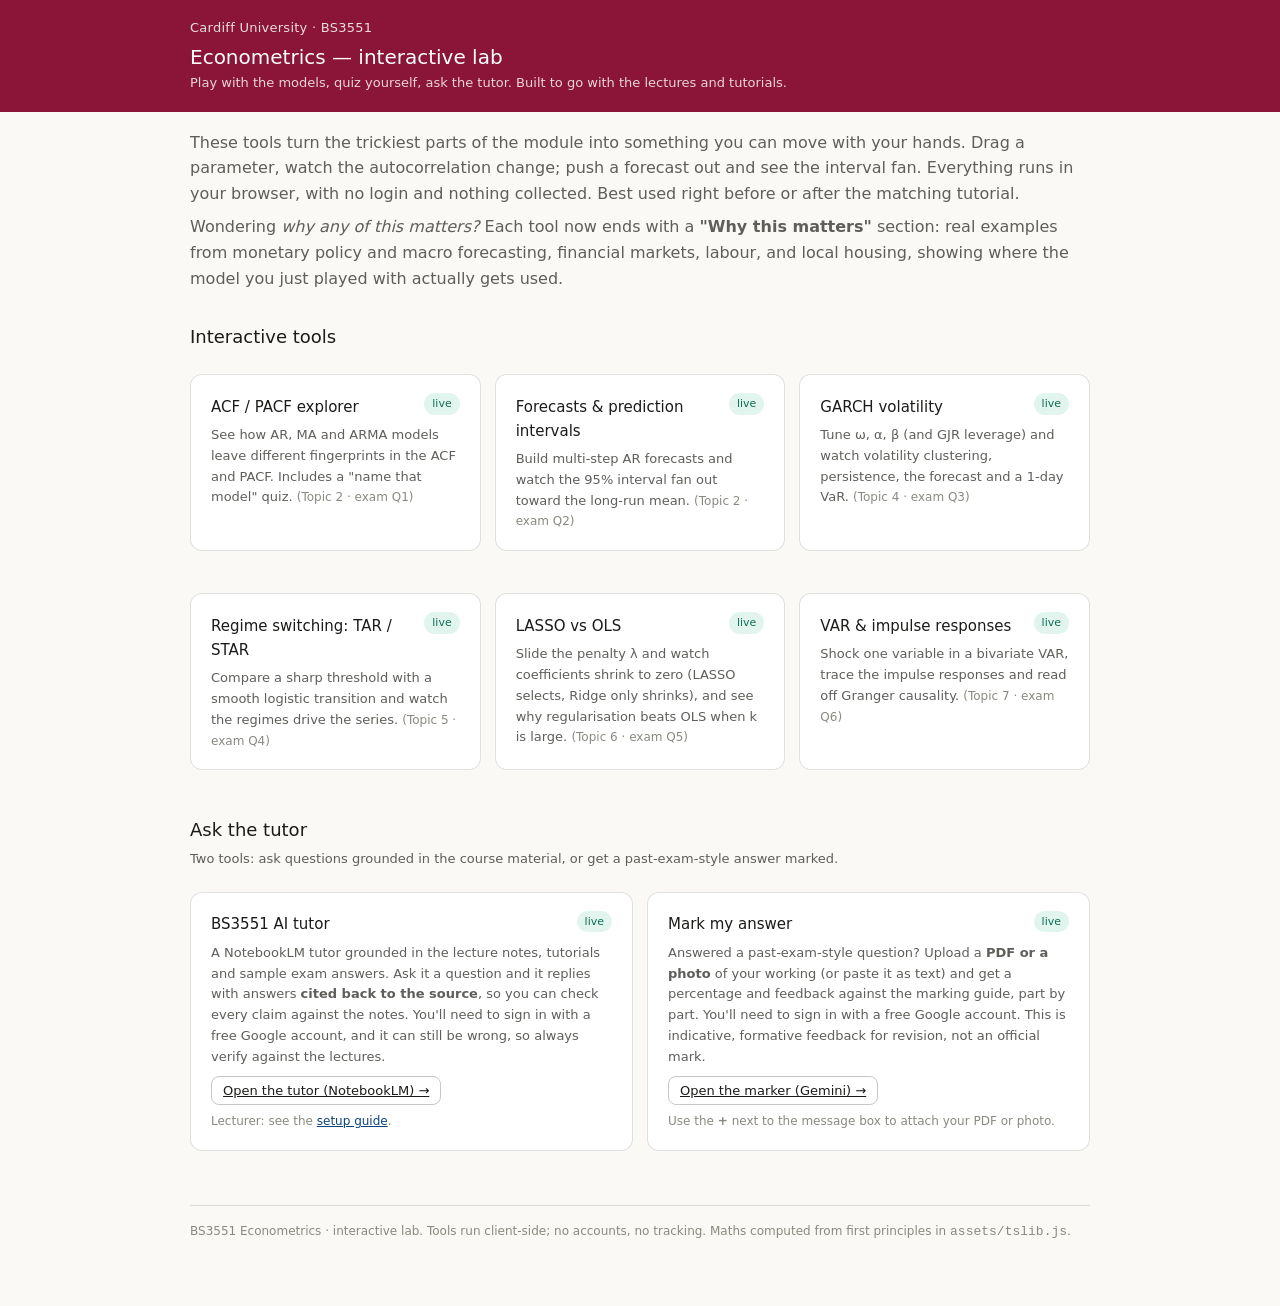
<file: index.html>
<!DOCTYPE html>
<html lang="en">
<head>
<meta charset="utf-8" />
<meta name="viewport" content="width=device-width, initial-scale=1" />
<title>BS3551 interactive lab — Econometrics</title>
<link rel="stylesheet" href="assets/styles.css" />
</head>
<body>
<header class="site-header">
  <div class="wrap">
    <div style="flex:1 1 auto;">
      <div class="code">Cardiff University · BS3551</div>
      <h1>Econometrics — interactive lab</h1>
      <p class="sub">Play with the models, quiz yourself, ask the tutor. Built to go with the lectures and tutorials.</p>
    </div>
  </div>
</header>

<main class="wrap">
  <p class="muted" style="margin-top:18px;">
    These tools turn the trickiest parts of the module into something you can move with your hands. Drag a
    parameter, watch the autocorrelation change; push a forecast out and see the interval fan. Everything runs in
    your browser, with no login and nothing collected. Best used right before or after the matching tutorial.
  </p>
  <p class="muted" style="margin-top:2px;">
    Wondering <i>why any of this matters?</i> Each tool now ends with a <b>"Why this matters"</b> section: real
    examples from monetary policy and macro forecasting, financial markets, labour, and local housing, showing
    where the model you just played with actually gets used.
  </p>

  <h2>Interactive tools</h2>
  <div class="grid">

    <a class="card" href="widgets/acf-pacf-explorer.html" style="text-decoration:none;color:inherit;">
      <div style="display:flex;justify-content:space-between;align-items:start;gap:8px;">
        <h3 style="margin:.1rem 0;">ACF / PACF explorer</h3><span class="tag live">live</span>
      </div>
      <p class="small muted" style="margin:.3rem 0 0;">See how AR, MA and ARMA models leave different fingerprints in the ACF and PACF. Includes a "name that model" quiz. <span class="tiny">(Topic 2 · exam Q1)</span></p>
    </a>

    <a class="card" href="widgets/forecast-intervals.html" style="text-decoration:none;color:inherit;">
      <div style="display:flex;justify-content:space-between;align-items:start;gap:8px;">
        <h3 style="margin:.1rem 0;">Forecasts &amp; prediction intervals</h3><span class="tag live">live</span>
      </div>
      <p class="small muted" style="margin:.3rem 0 0;">Build multi-step AR forecasts and watch the 95% interval fan out toward the long-run mean. <span class="tiny">(Topic 2 · exam Q2)</span></p>
    </a>

    <a class="card" href="widgets/garch-volatility.html" style="text-decoration:none;color:inherit;">
      <div style="display:flex;justify-content:space-between;align-items:start;gap:8px;">
        <h3 style="margin:.1rem 0;">GARCH volatility</h3><span class="tag live">live</span>
      </div>
      <p class="small muted" style="margin:.3rem 0 0;">Tune ω, α, β (and GJR leverage) and watch volatility clustering, persistence, the forecast and a 1-day VaR. <span class="tiny">(Topic 4 · exam Q3)</span></p>
    </a>

    <a class="card" href="widgets/regime-switching.html" style="text-decoration:none;color:inherit;">
      <div style="display:flex;justify-content:space-between;align-items:start;gap:8px;">
        <h3 style="margin:.1rem 0;">Regime switching: TAR / STAR</h3><span class="tag live">live</span>
      </div>
      <p class="small muted" style="margin:.3rem 0 0;">Compare a sharp threshold with a smooth logistic transition and watch the regimes drive the series. <span class="tiny">(Topic 5 · exam Q4)</span></p>
    </a>

    <a class="card" href="widgets/lasso-vs-ols.html" style="text-decoration:none;color:inherit;">
      <div style="display:flex;justify-content:space-between;align-items:start;gap:8px;">
        <h3 style="margin:.1rem 0;">LASSO vs OLS</h3><span class="tag live">live</span>
      </div>
      <p class="small muted" style="margin:.3rem 0 0;">Slide the penalty λ and watch coefficients shrink to zero (LASSO selects, Ridge only shrinks), and see why regularisation beats OLS when k is large. <span class="tiny">(Topic 6 · exam Q5)</span></p>
    </a>

    <a class="card" href="widgets/var-irf.html" style="text-decoration:none;color:inherit;">
      <div style="display:flex;justify-content:space-between;align-items:start;gap:8px;">
        <h3 style="margin:.1rem 0;">VAR &amp; impulse responses</h3><span class="tag live">live</span>
      </div>
      <p class="small muted" style="margin:.3rem 0 0;">Shock one variable in a bivariate VAR, trace the impulse responses and read off Granger causality. <span class="tiny">(Topic 7 · exam Q6)</span></p>
    </a>

  </div>

  <h2>Ask the tutor</h2>
  <p class="muted small" style="margin-top:-4px;">Two tools: ask questions grounded in the course material, or get a past-exam-style answer marked.</p>
  <div class="grid">

    <div class="card">
      <div style="display:flex;justify-content:space-between;align-items:start;gap:8px;">
        <h3 style="margin:.1rem 0;">BS3551 AI tutor</h3><span class="tag live">live</span>
      </div>
      <p class="small muted" style="margin:.3rem 0 .6rem;">A NotebookLM tutor grounded in the lecture notes, tutorials and sample exam answers. Ask it a question
      and it replies with answers <b>cited back to the source</b>, so you can check every claim against the notes.
      You'll need to sign in with a free Google account, and it can still be wrong, so always verify against the lectures.</p>
      <a class="btn" href="https://notebooklm.google.com/notebook/00d2bcff-7a50-4e80-8b24-586724763f4b" target="_blank" rel="noopener">Open the tutor (NotebookLM) →</a>
      <p class="tiny" style="margin:.6rem 0 0;">Lecturer: see the <a href="tutor/SETUP_GUIDE.md">setup guide</a>.</p>
    </div>

    <div class="card">
      <div style="display:flex;justify-content:space-between;align-items:start;gap:8px;">
        <h3 style="margin:.1rem 0;">Mark my answer</h3><span class="tag live">live</span>
      </div>
      <p class="small muted" style="margin:.3rem 0 .6rem;">Answered a past-exam-style question? Upload a <b>PDF or a photo</b> of your working (or paste it as text)
      and get a percentage and feedback against the marking guide, part by part. You'll need to sign in with a free
      Google account. This is indicative, formative feedback for revision, not an official mark.</p>
      <a class="btn" href="https://gemini.google.com/gem/2bcdcb7cc12f" target="_blank" rel="noopener">Open the marker (Gemini) →</a>
      <p class="tiny" style="margin:.6rem 0 0;">Use the <b>+</b> next to the message box to attach your PDF or photo.</p>
    </div>

  </div>

  <footer class="site">
    BS3551 Econometrics · interactive lab. Tools run client-side; no accounts, no tracking.
    Maths computed from first principles in <span class="mono">assets/tslib.js</span>.
  </footer>
</main>
</body>
</html>
</file>
<file: assets/styles.css>
/* BS3551 Interactive Lab — shared design tokens + components.
   Light/dark aware. Edit the :root values to rebrand (e.g. swap --brand to a
   different Cardiff palette). Tokens mirror the names used inside each widget. */

:root {
  --brand: #8A1538;            /* Cardiff "claret" — change to rebrand */
  --brand-text: #ffffff;

  --color-background-primary: #ffffff;
  --color-background-secondary: #f4f3ee;
  --color-background-tertiary: #faf9f5;
  --color-background-info: #E6F1FB;
  --color-background-success: #E1F5EE;
  --color-background-danger: #FCEBEB;
  --color-background-warning: #FAEEDA;

  --color-text-primary: #1b1b19;
  --color-text-secondary: #5F5E5A;
  --color-text-tertiary: #8a8980;
  --color-text-info: #0C447C;
  --color-text-success: #0F6E56;
  --color-text-danger: #A32D2D;

  --color-border-tertiary: rgba(0,0,0,0.12);
  --color-border-secondary: rgba(0,0,0,0.22);
  --color-border-primary: rgba(0,0,0,0.32);
  --color-border-info: #85B7EB;
  --color-border-success: #5DCAA5;
  --color-border-danger: #F09595;

  --border-radius-md: 8px;
  --border-radius-lg: 12px;
  --font-sans: ui-sans-serif, system-ui, -apple-system, "Segoe UI", Roboto, Helvetica, Arial, sans-serif;
  --font-mono: ui-monospace, "SF Mono", "Cascadia Code", Consolas, monospace;
  --maxw: 940px;
}

@media (prefers-color-scheme: dark) {
  :root {
    --brand: #C04A6A;
    --color-background-primary: #262624;
    --color-background-secondary: #2f2f2c;
    --color-background-tertiary: #1d1d1b;
    --color-background-info: #10233a;
    --color-background-success: #0e2b25;
    --color-background-danger: #3a1717;
    --color-background-warning: #332714;
    --color-text-primary: #ECEAE3;
    --color-text-secondary: #B4B2A9;
    --color-text-tertiary: #888780;
    --color-text-info: #85B7EB;
    --color-text-success: #5DCAA5;
    --color-text-danger: #F09595;
    --color-border-tertiary: rgba(255,255,255,0.14);
    --color-border-secondary: rgba(255,255,255,0.26);
    --color-border-primary: rgba(255,255,255,0.36);
  }
}

* { box-sizing: border-box; }
html { -webkit-text-size-adjust: 100%; }
body {
  margin: 0;
  font-family: var(--font-sans);
  color: var(--color-text-primary);
  background: var(--color-background-tertiary);
  line-height: 1.6;
}
.wrap { max-width: var(--maxw); margin: 0 auto; padding: 0 20px 64px; }

/* Header */
.site-header { background: var(--brand); color: var(--brand-text); }
.site-header .wrap { padding-top: 18px; padding-bottom: 18px; display: flex; align-items: center; gap: 14px; flex-wrap: wrap; }
.site-header .code { font-weight: 500; letter-spacing: .02em; opacity: .85; font-size: 13px; }
.site-header h1 { font-size: 20px; font-weight: 500; margin: 2px 0 0; }
.site-header .sub { font-size: 13px; opacity: .82; margin: 0; }
.crumb { color: var(--brand-text); text-decoration: none; font-size: 13px; opacity: .9; }
.crumb:hover { opacity: 1; text-decoration: underline; }

a { color: var(--color-text-info); }

h2 { font-size: 18px; font-weight: 500; margin: 2rem 0 .5rem; }
h3 { font-size: 15px; font-weight: 500; margin: 1.4rem 0 .4rem; }
p { margin: .5rem 0; }
.muted { color: var(--color-text-secondary); }
.small { font-size: 13px; }
.tiny { font-size: 12px; color: var(--color-text-tertiary); }

/* Cards */
.card {
  background: var(--color-background-primary);
  border: 0.5px solid var(--color-border-tertiary);
  border-radius: var(--border-radius-lg);
  padding: 18px 20px;
  margin: 14px 0;
}
.grid { display: grid; grid-template-columns: repeat(auto-fit, minmax(240px, 1fr)); gap: 14px; }

/* Buttons / chips */
button, .btn {
  font-family: inherit; font-size: 13px; padding: 6px 11px;
  border-radius: var(--border-radius-md);
  border: 0.5px solid var(--color-border-secondary);
  background: transparent; color: var(--color-text-primary);
  cursor: pointer; transition: background .12s ease, transform .04s ease;
}
button:hover, .btn:hover { background: var(--color-background-secondary); }
button:active { transform: scale(0.98); }
.chip.active { background: var(--color-background-info); border-color: var(--color-border-info); color: var(--color-text-info); }

/* Range inputs */
input[type=range] { -webkit-appearance: none; appearance: none; height: 4px; border-radius: 2px;
  background: var(--color-border-secondary); outline: none; }
input[type=range]::-webkit-slider-thumb { -webkit-appearance: none; width: 18px; height: 18px;
  border-radius: 50%; background: var(--brand); cursor: pointer; border: 2px solid var(--color-background-primary); }
input[type=range]::-moz-range-thumb { width: 16px; height: 16px; border-radius: 50%;
  background: var(--brand); cursor: pointer; border: 2px solid var(--color-background-primary); }
input[type=number] { font-family: inherit; font-size: 14px; padding: 6px 8px; width: 90px;
  border-radius: var(--border-radius-md); border: 0.5px solid var(--color-border-secondary);
  background: var(--color-background-primary); color: var(--color-text-primary); }

/* Badges */
.badge { font-size: 12px; padding: 3px 9px; border-radius: var(--border-radius-md); white-space: nowrap; }
.badge.ok { background: var(--color-background-success); color: var(--color-text-success); }
.badge.bad { background: var(--color-background-danger); color: var(--color-text-danger); }
.badge.info { background: var(--color-background-info); color: var(--color-text-info); }

/* Maths reveal panel */
.maths { background: var(--color-background-secondary); border-radius: var(--border-radius-md);
  padding: 12px 14px; font-size: 14px; }
.maths code, .mono { font-family: var(--font-mono); font-size: 13px; }

/* Tables */
table.results { width: 100%; border-collapse: collapse; font-size: 13px; }
table.results th, table.results td { padding: 6px 8px; text-align: right; border-bottom: 0.5px solid var(--color-border-tertiary); }
table.results th:first-child, table.results td:first-child { text-align: left; }
table.results thead th { color: var(--color-text-secondary); font-weight: 500; }

.tag { display: inline-block; font-size: 11px; padding: 2px 8px; border-radius: 999px;
  background: var(--color-background-secondary); color: var(--color-text-secondary); }
.tag.live { background: var(--color-background-success); color: var(--color-text-success); }
.tag.soon { background: var(--color-background-warning); color: #854F0B; }

footer.site { border-top: 0.5px solid var(--color-border-tertiary); margin-top: 40px; padding-top: 16px;
  font-size: 12px; color: var(--color-text-tertiary); }

/* "Why it matters" real-world panel + interest-area pills (used on every widget) */
:root {
  --pill-fin-bg: rgba(138,21,56,0.10);  --pill-fin-fg: #7a1230;  --pill-fin-bd: #d99db0;
  --pill-house-fg: #854F0B;             --pill-house-bd: #E0B060;
}
@media (prefers-color-scheme: dark) {
  :root {
    --pill-fin-bg: rgba(192,74,106,0.20); --pill-fin-fg: #EBA6BA; --pill-fin-bd: #7a3346;
    --pill-house-fg: #E4B36A;             --pill-house-bd: #8a6a2e;
  }
}
.why { background: var(--color-background-primary); border: 0.5px solid var(--color-border-tertiary);
  border-radius: var(--border-radius-lg); padding: 18px 20px; margin: 14px 0; }
.why > h3 { margin: 0 0 2px; font-size: 16px; }
.why > .lead { color: var(--color-text-secondary); font-size: 13px; margin: 0 0 13px; }
.exlist { display: grid; gap: 13px; }
.ex { border-left: 3px solid var(--color-border-secondary); padding: 1px 0 1px 13px; }
.ex.macro  { border-left-color: var(--color-border-info); }
.ex.fin    { border-left-color: var(--pill-fin-bd); }
.ex.labour { border-left-color: var(--color-border-success); }
.ex.house  { border-left-color: var(--pill-house-bd); }
.ex .h { font-weight: 500; font-size: 14px; margin: 0 0 3px; }
.ex .b { color: var(--color-text-secondary); font-size: 13px; margin: 0; }
.ex .k { display: block; color: var(--color-text-tertiary); font-size: 12.5px; margin-top: 5px; }
.pill { display: inline-block; font-size: 11px; font-weight: 500; padding: 2px 8px;
  border-radius: 999px; margin-right: 8px; vertical-align: 1px; white-space: nowrap; }
.pill.macro  { background: var(--color-background-info);    color: var(--color-text-info); }
.pill.fin    { background: var(--pill-fin-bg);              color: var(--pill-fin-fg); }
.pill.labour { background: var(--color-background-success); color: var(--color-text-success); }
.pill.house  { background: var(--color-background-warning); color: var(--pill-house-fg); }
</file>
